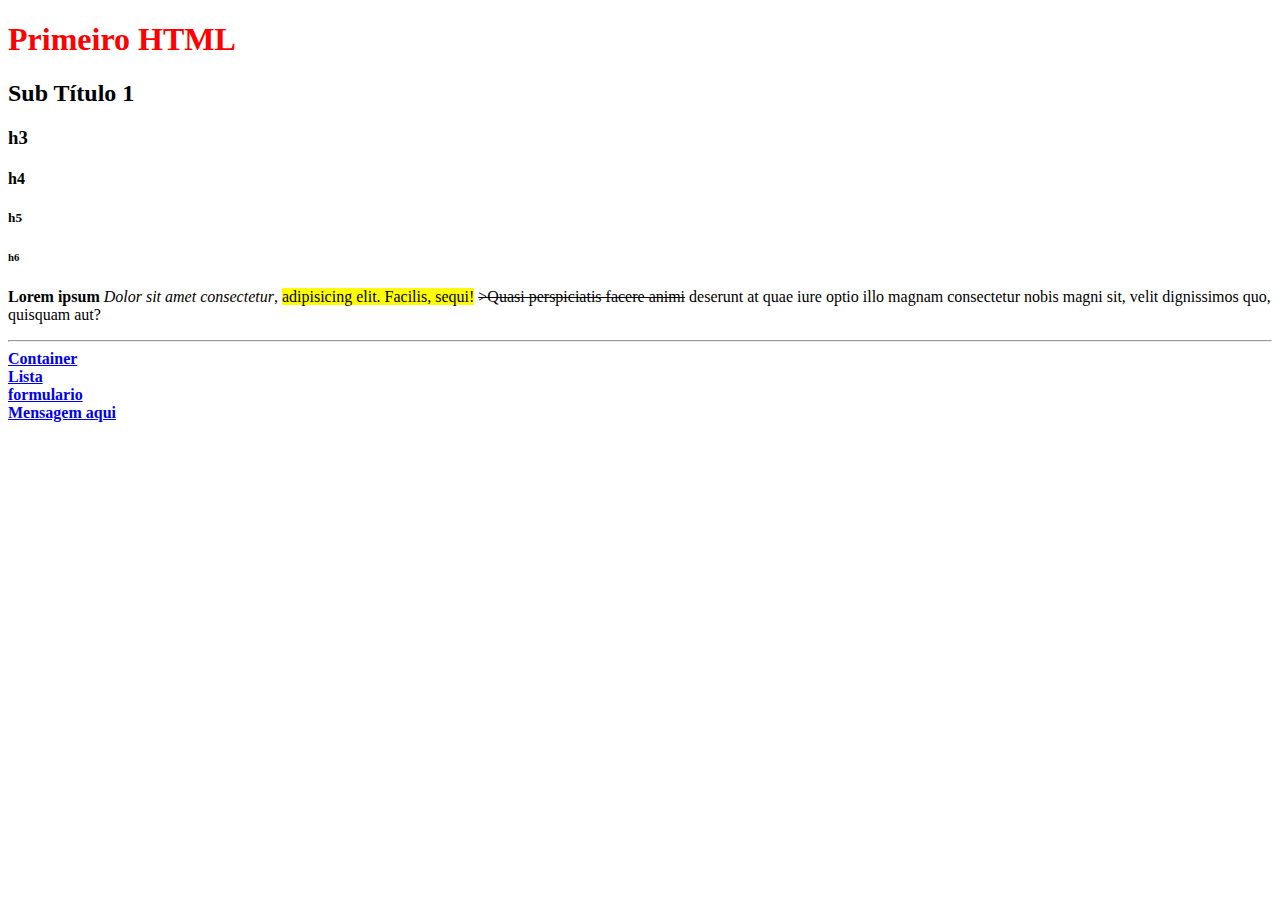
<file: index.html>
<!DOCTYPE html>

<html lang="pt-BR">
    <head>
        <meta charset="UTF-8">
        <title>Exemplo site</title>
        <link rel="stylesheet" 
        type="text/css" href="style.css"/>
    </head>
    <body>
        <h1>Primeiro HTML</h1>
        <h2>Sub Título 1</h2>
        <h3>h3</h3>
        <h4>h4</h4>
        <h5>h5</h5>
        <h6>h6</h6>

        <p>
            <b>Lorem ipsum</b> 
        <i> Dolor sit amet consectetur</i>, 
        <mark>  adipisicing elit. Facilis, sequi!</mark> 
        <del>>Quasi perspiciatis facere animi</del> 
        deserunt at quae iure optio illo magnam consectetur nobis magni sit, velit dignissimos quo, quisquam aut?
        </p>
        <hr>
        <a href="./container..html"> <b>Container</b></a><br>
        <a href="./lista.html"> <b>Lista</b></a><br>
        <a href="./formulario.html"> <b>formulario</b></a><br>


        <a href="mailto:arthurrocha3832@gmail.com"> <b>Mensagem aqui</b></a>
        
    </body>
    
</html>
</file>
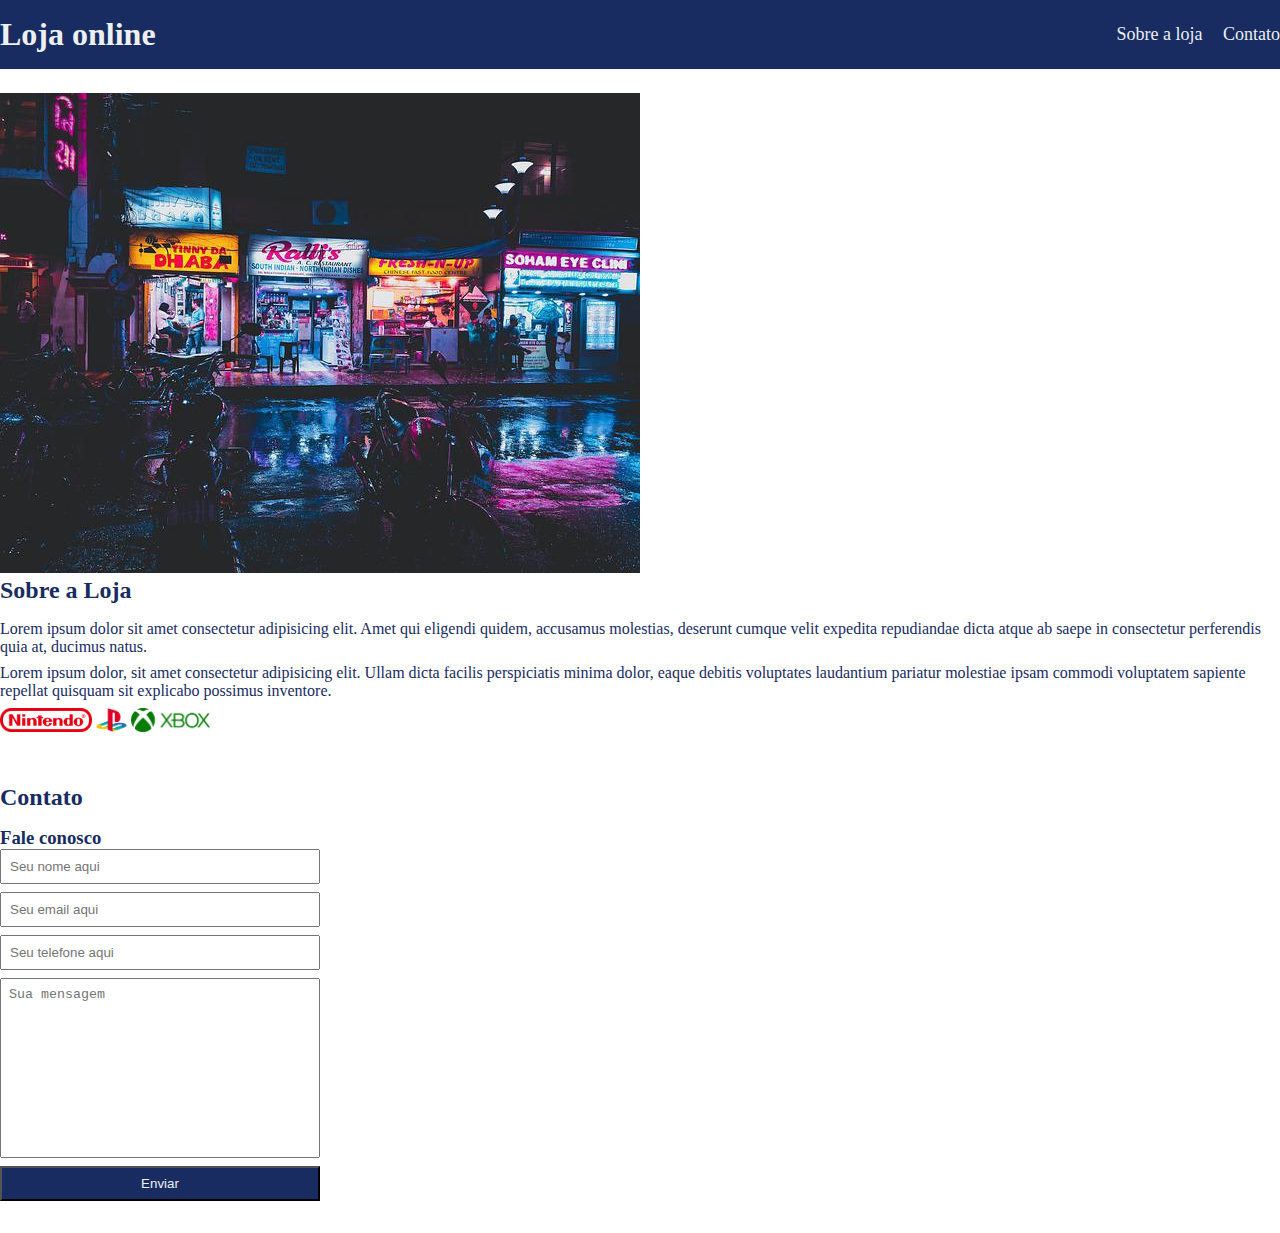
<file: LojaOnline/index.html>
<!DOCTYPE html>
<html lang="pt-BR">
<head>
    <meta charset="UTF-8">
    <meta name="viewport" content="width=device-width, initial-scale=1.0">
    <link rel="stylesheet" href="style.css">
    <title>Loja Online</title>
</head>
<body>
    <header>
        <div class="container">
            <h1>Loja online</h1>
            <nav>
                <ul>
                    <li>
                        <a href="#">Sobre a loja</a>
                    </li>
                    <li>
                        <a href="#">Contato</a>
                    </li>
                </ul>
            </nav>
        </div>
    </header>

    <section id="sobre">
        <div class="container">
            <img class="store-facade" src="img/loja.jpg" alt="fachada" srcset="">
            <div>
                <h2>Sobre a Loja</h2>
                <p>
                    Lorem ipsum dolor sit amet consectetur adipisicing elit.
                    Amet qui eligendi quidem, accusamus molestias, deserunt 
                    cumque velit expedita repudiandae dicta atque ab saepe in consectetur perferendis quia at, ducimus natus.
                </p>
                <p>
                    Lorem ipsum dolor, sit amet consectetur adipisicing elit. Ullam dicta facilis perspiciatis minima dolor,
                    eaque debitis voluptates laudantium pariatur molestiae ipsam commodi voluptatem sapiente repellat 
                    quisquam sit explicabo possimus inventore.
                </p>
                <ul class="brand-list">
                    <li><img src="img/nintendo.png" alt="Nintendo"></li>
                    <li><img src="img/playstation.png" alt="Playstation"></li>
                    <li><img src="img/xbox.png" alt="Xbox"></li>
                </ul>
            </div>
        </div>
    </section>
    <section id="contato">
        <div class="container">
            <h2>Contato</h2>
            <div class="forma-contato">
                <div>
                    <h3>Fale conosco</h3>
                    <form>
                        <input type="text" placeholder="Seu nome aqui" required/>
                        <input type="email" placeholder="Seu email aqui" required/>
                        <input type="tel" placeholder="Seu telefone aqui" required/>
                        <textarea placeholder="Sua mensagem"></textarea>
                        <button type="submit">Enviar</button>
                    </form>
                </div>
            </div>
        </div>
    </section>
</body>
</html>
</file>
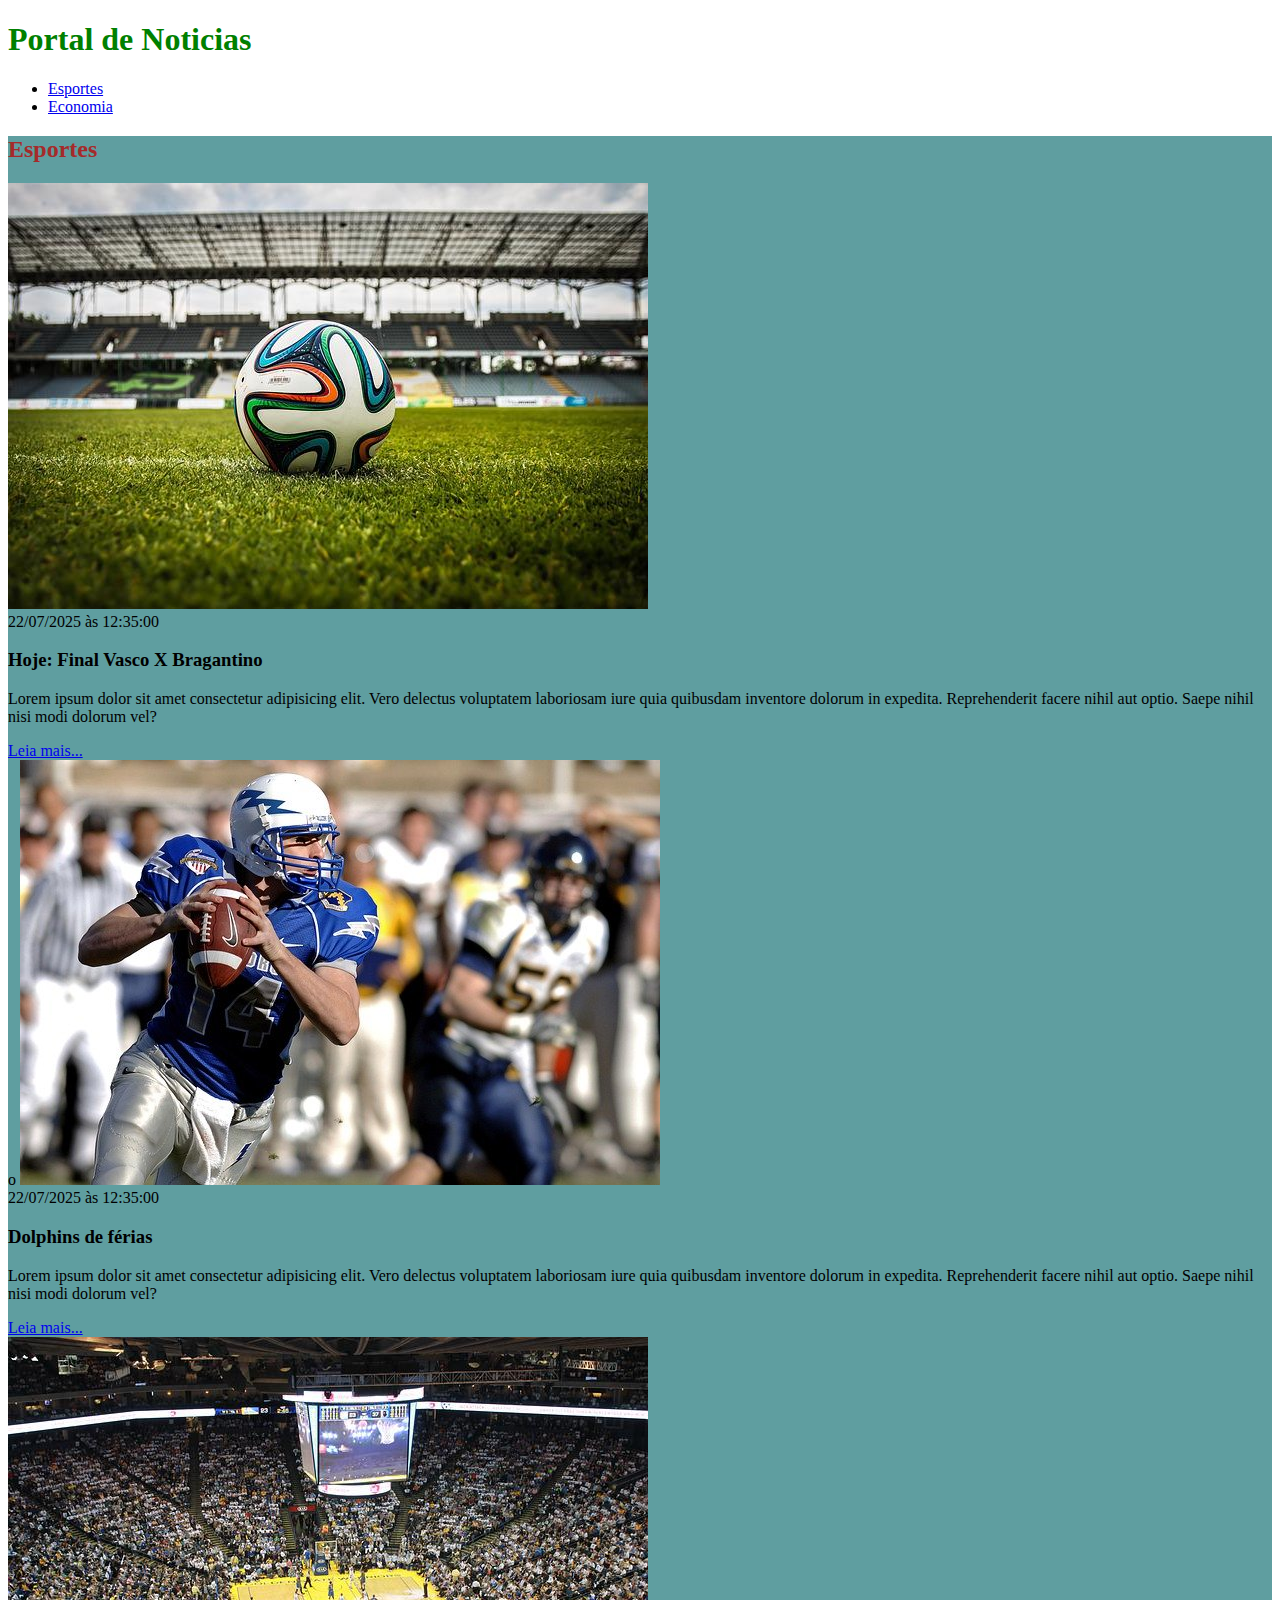
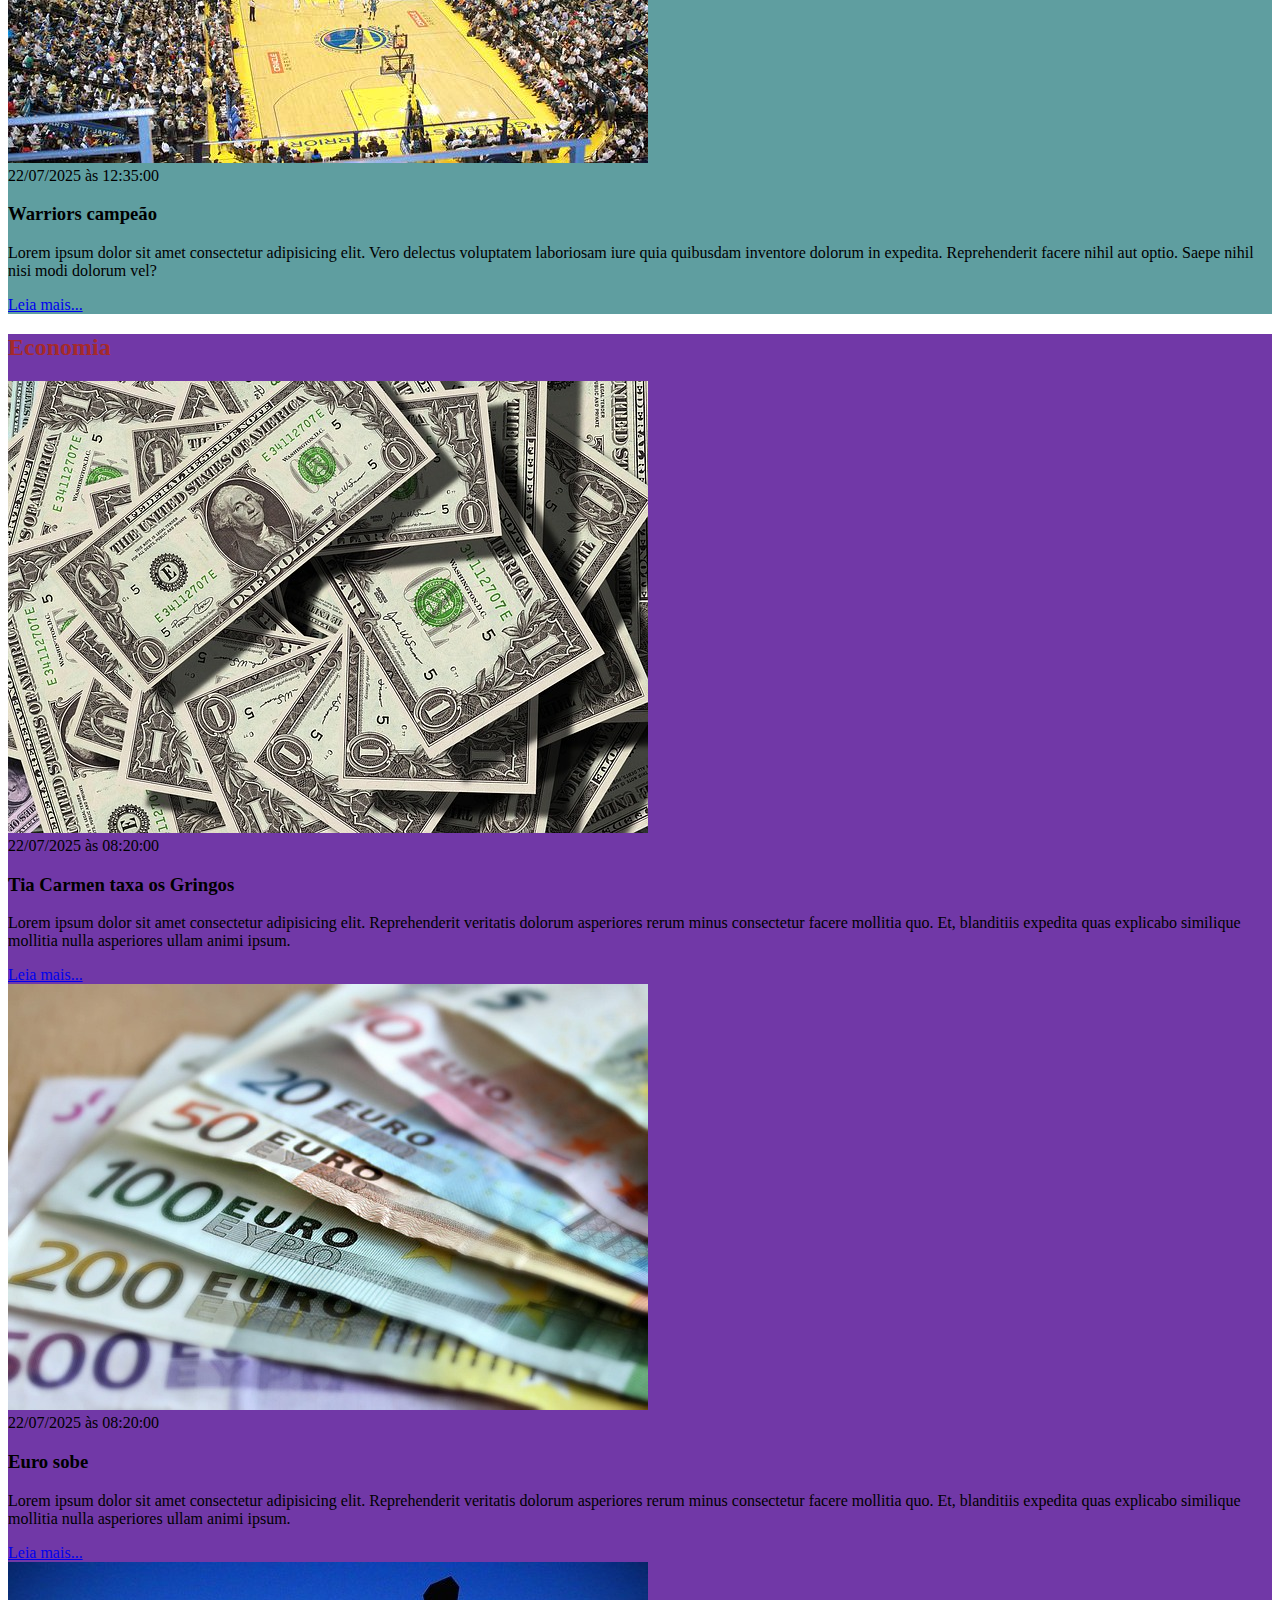
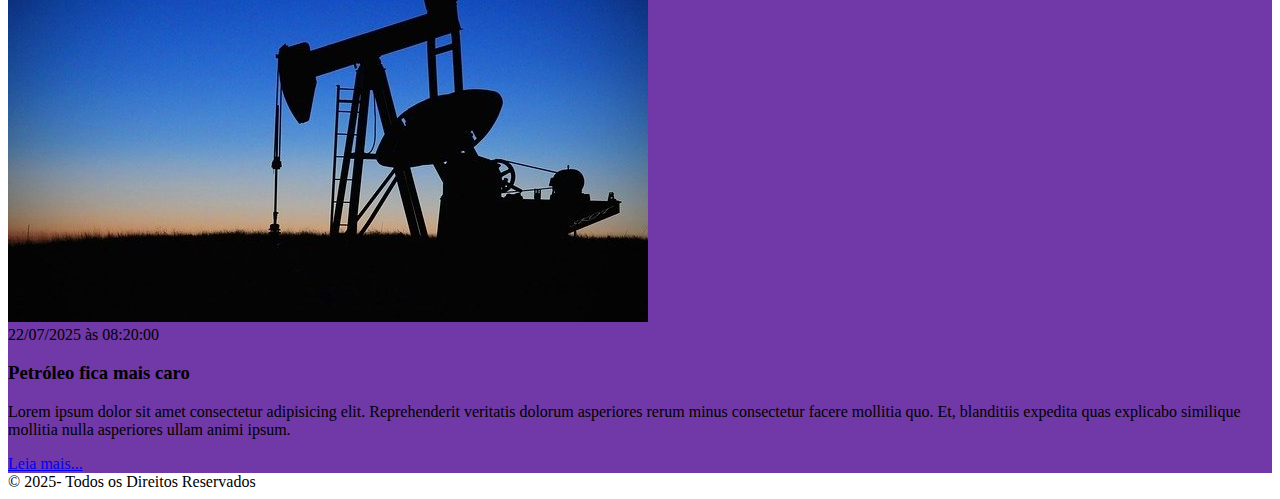
<file: PortalNoticia/index.html>
<!DOCTYPE html>
<html lang="pt-br">
<head>
    <meta charset="UTF-8">
    <meta name="viewport" content="width=device-width, initial-scale=1.0">
    <title>Meu Portal de Notícias</title>
    <link rel="stylesheet" type="text/css" href="./style.css">
    <link rel="shortcut icon" href="imagens/Sistema Tênis Integrado.jpg" type="image/x-icon">
</head>
<body>
    <header>
        <div class="container">
        <h1>Portal de Noticias</h1>
        <nav>
            <ul>
                <li>
                    <a href="#">Esportes</a>
                </li>
                <li>
                    <a href="#">Economia</a>
                </li>
            </ul>
        </nav>
    </div>
    </header>
    <main>
        <section id="sports">
                <div class="container">
                    <h2>Esportes</h2>
                    <article>
                        <img src="./imagens/futebol.jpg" alt="Bola de futebol">
                        <header>
                            <time class="creation-date">22/07/2025 às 12:35:00</time>
                        </header>
                        <h3>Hoje: Final Vasco X Bragantino</h3>
                        <p>Lorem ipsum dolor sit amet consectetur adipisicing elit. Vero delectus voluptatem laboriosam iure quia quibusdam inventore dolorum in expedita. Reprehenderit facere nihil aut optio. Saepe nihil nisi modi dolorum vel?</p>
                        <a href="#" title="Leia a notícia completa">Leia mais...</a>
                    </article>
                    <article>o
                        <img src="./imagens/futebol-americano.jpg" alt="Jogador segurando a bola de futebol americano">
                        <header>
                            <time class="creation-date">22/07/2025 às 12:35:00</time>
                        </header>
                        <h3>Dolphins de férias</h3>
                        <p>Lorem ipsum dolor sit amet consectetur adipisicing elit. Vero delectus voluptatem laboriosam iure quia quibusdam inventore dolorum in expedita. Reprehenderit facere nihil aut optio. Saepe nihil nisi modi dolorum vel?</p>
                        <a href="#" title="Leia a notícia completa">Leia mais...</a>
                    </article>
                    <article>
                        <img src="./imagens/basquete.jpg" alt="Quadra de basquete">
                        <header>
                            <time class="creation-date">22/07/2025 às 12:35:00</time>
                        </header>
                        <h3>Warriors campeão</h3>
                        <p>Lorem ipsum dolor sit amet consectetur adipisicing elit. Vero delectus voluptatem laboriosam iure quia quibusdam inventore dolorum in expedita. Reprehenderit facere nihil aut optio. Saepe nihil nisi modi dolorum vel?</p>
                        <a href="#" title="Leia a notícia completa">Leia mais...</a>
                    </article>
                </div>
                </section>
            <section id="economy">
                <div class="container">
                    <h2>Economia</h2>
                    <article>
                        <img src="./imagens/dolares.jpg" alt="Notas de dolar americano">
                        <header>
                            <time class="creation-date">22/07/2025 às 08:20:00</time>
                        </header>
                        <h3>Tia Carmen taxa os Gringos</h3>
                        <p>Lorem ipsum dolor sit amet consectetur adipisicing elit. Reprehenderit veritatis dolorum asperiores rerum minus consectetur facere mollitia quo. Et, blanditiis expedita quas explicabo similique mollitia nulla asperiores ullam animi ipsum.</p>
                        <a href="#" title="Leia a notícia completa">Leia mais...</a>
                    </article>
                    <article>
                        <img src="./imagens/euro.jpg" alt="Notas de euro">
                        <header>
                            <time class="creation-date">22/07/2025 às 08:20:00</time>
                        </header>
                        <h3>Euro sobe</h3>
                        <p>Lorem ipsum dolor sit amet consectetur adipisicing elit. Reprehenderit veritatis dolorum asperiores rerum minus consectetur facere mollitia quo. Et, blanditiis expedita quas explicabo similique mollitia nulla asperiores ullam animi ipsum.</p>
                        <a href="#" title="Leia a notícia completa">Leia mais...</a>
                    </article>
                    <article>
                        <img src="./imagens/petroleo.jpg" alt="Usina de petróleo">
                        <header>
                            <time class="creation-date">22/07/2025 às 08:20:00</time>
                        </header>
                        <h3>Petróleo fica mais caro</h3>
                        <p>Lorem ipsum dolor sit amet consectetur adipisicing elit. Reprehenderit veritatis dolorum asperiores rerum minus consectetur facere mollitia quo. Et, blanditiis expedita quas explicabo similique mollitia nulla asperiores ullam animi ipsum.</p>
                        <a href="#" title="Leia a notícia completa">Leia mais...</a>
                    </article>
                    
                </div>
                </section>
        </div>
    </main>
    <footer>
        &copy; 2025- Todos os Direitos Reservados
    </footer>  
</body>
</html>
</file>
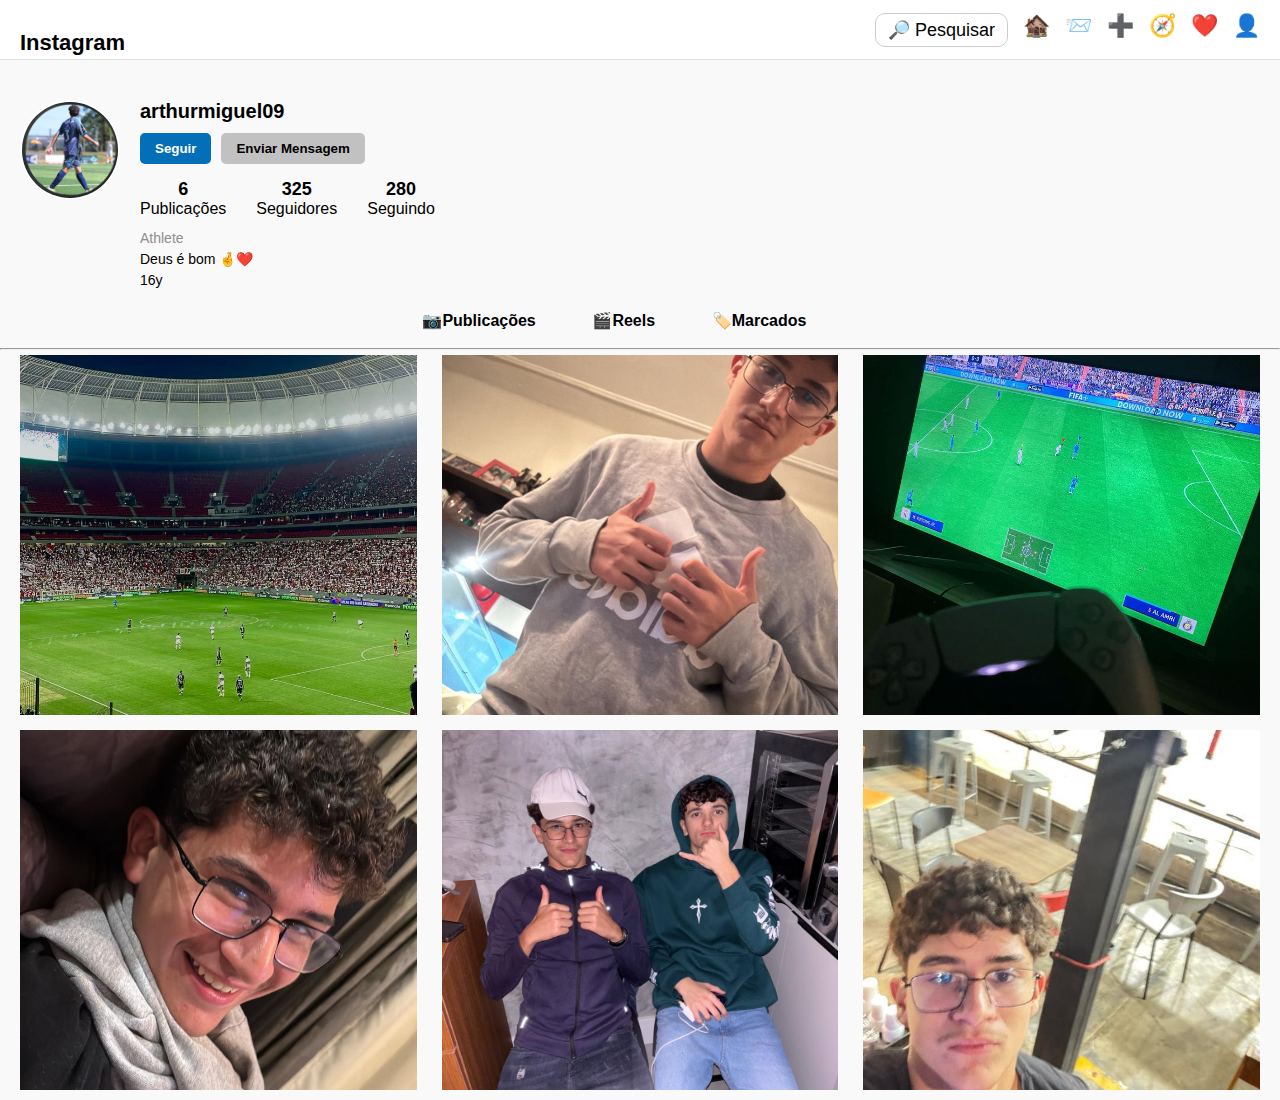
<file: RedeSocial/index.html>
<!DOCTYPE html>
<html lang="pt-br">
<head>
    <meta charset="UTF-8">
    <meta name="viewport" content="width=device-width, initial-scale=1.0">
    <link rel="shortcut icon" href="img/insta.png" type="image/x-icon">
    <link rel="stylesheet" href="style.css">
    <title>Instagram</title>
</head>
<body>
    <header>
        <h1>Instagram</h1>
        <ul class="header">
            <li class="search">🔎 Pesquisar</li>
            <li>🏚️</li>
            <li>📨</li>
            <li>➕</li>
            <li>🧭</li>
            <li>❤️</li>
            <li>👤</li>
        </ul>
    </header>
    <div class="perfil">
        <img src="img/Image.jpg" alt="ft perfil">
        
        <div class="info-perfil">
            <div class="nome-perfil">arthurmiguel09</div>
            <div class="botoes">
                <button class="seguir">Seguir</button>
                <button class="mensagem">Enviar Mensagem</button>
            </div>
            <div class="numeros">
                <ul><li>6</li><li>Publicações</li></ul>
                <ul><li>325</li><li>Seguidores</li></ul>
                <ul><li>280</li><li>Seguindo</li></ul>
            </div>
            <div class="biografia">
                <ul>Athlete</ul>
                <ul>Deus é bom 🤞❤️</ul> 
                <ul>16y</ul>
            </div>
        </div>
    </div>
    <div class="container"> 
        <ul>
            <li><a href="#">📷Publicações</a></li>       
            <li><a href="#">🎬Reels</a></li>  
            <li><a href="#">🏷️Marcados</a></li>
        </ul>
    </div>
    <br>
    <hr>
    <div class="feed">
        <ul>
            <img src="img/feed00 2.jpg" alt="feed00">
            <img src="img/feed01 3.jpg" alt="feed01">
            <img src="img/feed02 3.jpg" alt="feed02">
            <img src="img/feed03 3.jpg" alt="feed03">
            <img src="img/feed04 3.jpg" alt="feed04">
            <img src="img/feed05 3.jpg" alt="feed05">
        </ul>
    </div>
</body>
</html>
</file>
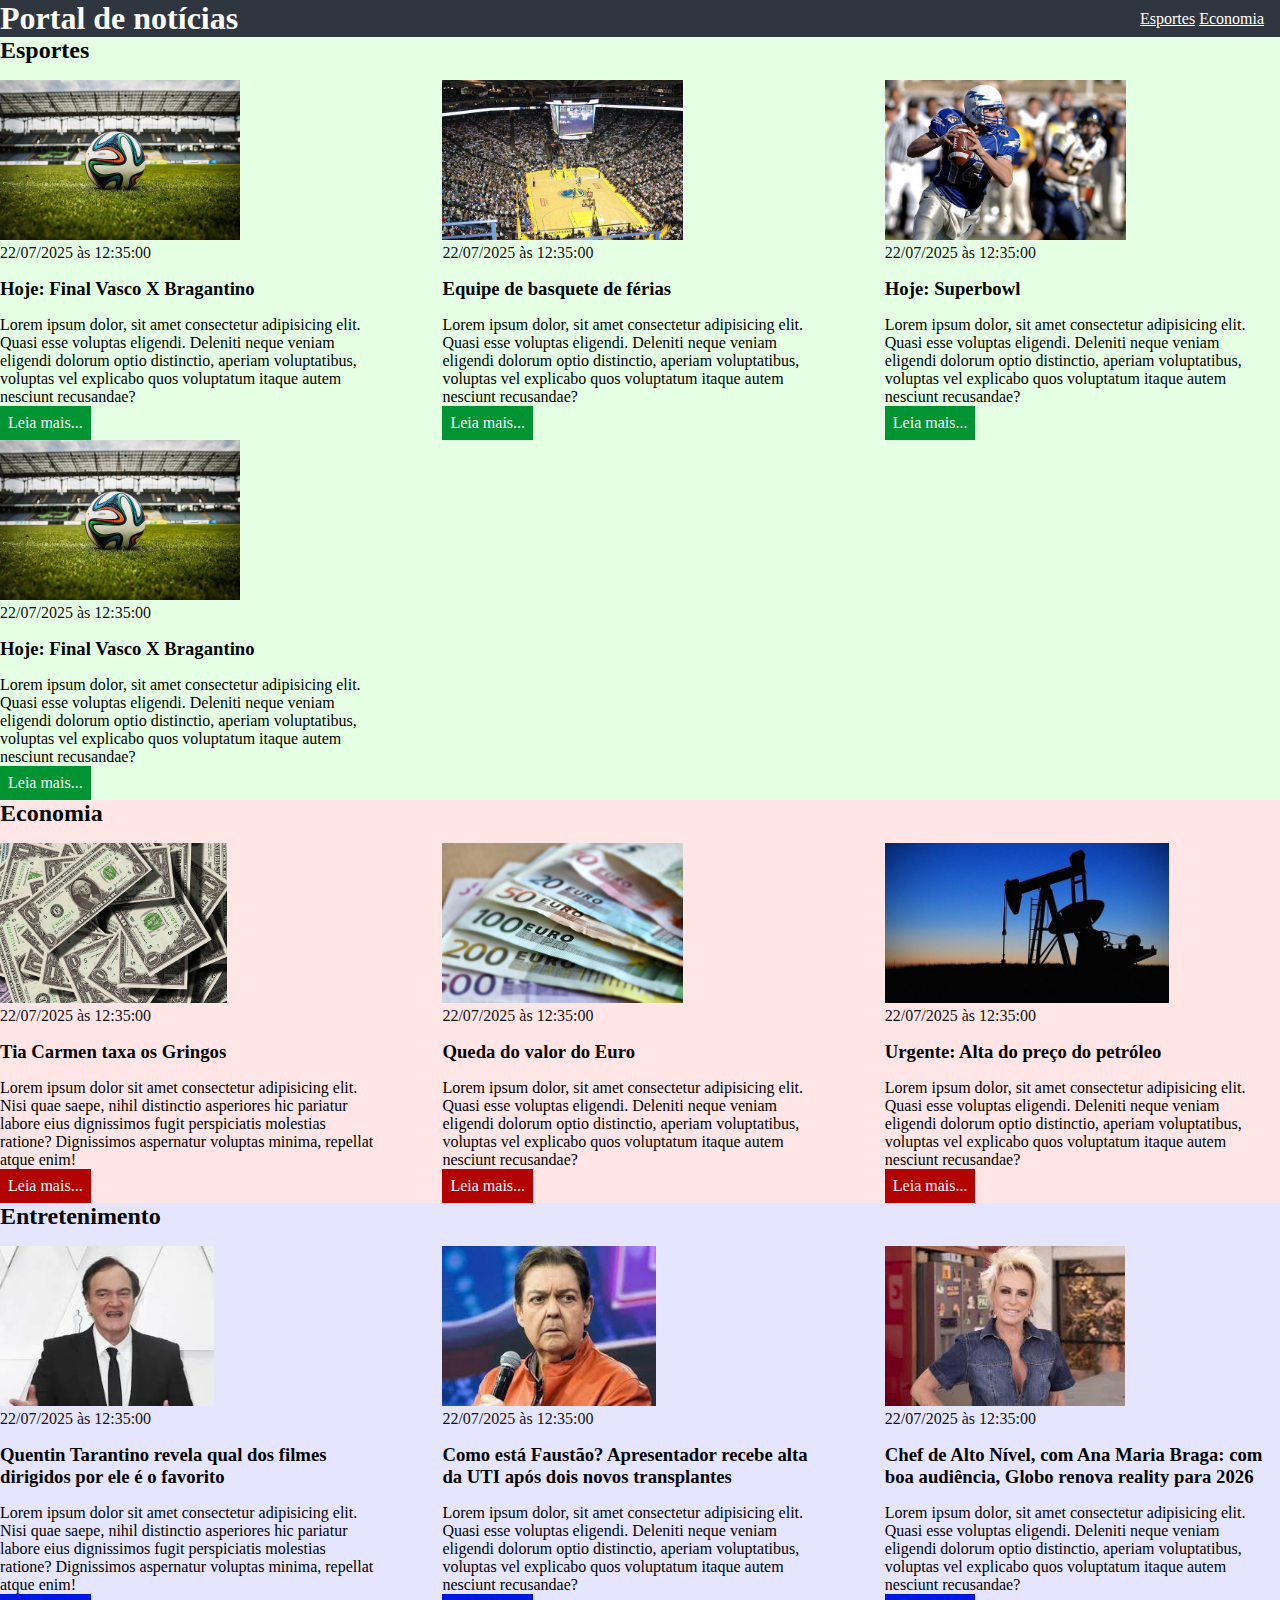
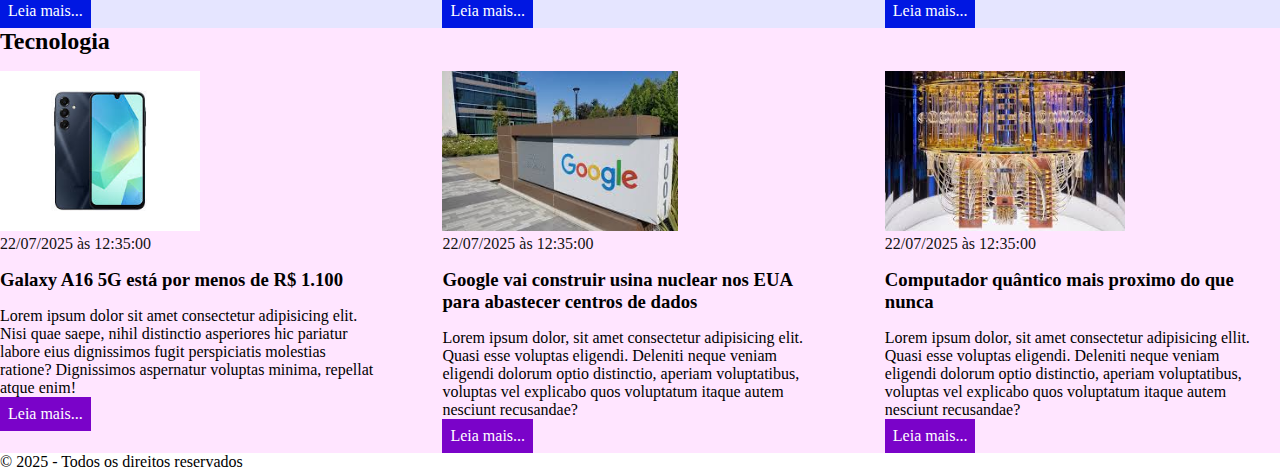
<file: 102_frontend/PortalNoticia/index.html>
<!DOCTYPE html>
<html lang="pt-br">
<head>
    <meta charset="UTF-8">
    <meta name="viewport" content="width=device-width, initial-scale=1.0">
    <title>Meu Portal de notícias</title>
    <link rel="stylesheet" type="text/css" href="./style.css">
</head>
    <header>
        <div class="container">
            <h1>Portal de notícias</h1>
            <nav>
                <ul>
                    <li>
                        <a href="#">Esportes</a>
                    </li>
                    <li>
                        <a href="#">Economia</a>
            </nav>
        </div>
    </header>
    <main>
        <section id="sports">
            <div class="container">
                <h2>Esportes</h2>
                <div class="articles">
                    <article>
                        <img src="./imagens/futebol.jpg" alt="Jogo CBF">
                        <header>
                            <time class="creation-date">22/07/2025 às 12:35:00</time>
                        </header>
                        <h3>Hoje: Final Vasco X Bragantino</h3>
                        <p>
                            Lorem ipsum dolor, sit amet consectetur adipisicing elit. Quasi esse voluptas eligendi. Deleniti neque veniam eligendi dolorum optio distinctio, aperiam voluptatibus, voluptas vel explicabo quos voluptatum itaque autem nesciunt recusandae?
                        </p>
                        <a href="#">Leia mais...</a>
                    </article>
                    <article>
                        <img src="./imagens/basquete.jpg" alt="Jogo NBA">
                        <header>
                            <time class="creation-date">22/07/2025 às 12:35:00</time>
                        </header>
                        <h3>Equipe de basquete de férias</h3>
                        <p>
                            Lorem ipsum dolor, sit amet consectetur adipisicing elit. Quasi esse voluptas eligendi. Deleniti neque veniam eligendi dolorum optio distinctio, aperiam voluptatibus, voluptas vel explicabo quos voluptatum itaque autem nesciunt recusandae?
                        </p>
                        <a href="#">Leia mais...</a>
                    </article>
                    <article>
                        <img src="./imagens/futebol-americano.jpg" alt="Jogo NFL">
                        <header>
                            <time class="creation-date">22/07/2025 às 12:35:00</time>
                        </header>
                        <h3>Hoje: Superbowl</h3>
                        <p>
                            Lorem ipsum dolor, sit amet consectetur adipisicing elit. Quasi esse voluptas eligendi. Deleniti neque veniam eligendi dolorum optio distinctio, aperiam voluptatibus, voluptas vel explicabo quos voluptatum itaque autem nesciunt recusandae?
                        </p>
                        <a href="#">Leia mais...</a>
                    </article>
                    <article>
                        <img src="./imagens/futebol.jpg" alt="Jogo CBF">
                        <header>
                            <time class="creation-date">22/07/2025 às 12:35:00</time>
                        </header>
                        <h3>Hoje: Final Vasco X Bragantino</h3>
                        <p>
                            Lorem ipsum dolor, sit amet consectetur adipisicing elit. Quasi esse voluptas eligendi. Deleniti neque veniam eligendi dolorum optio distinctio, aperiam voluptatibus, voluptas vel explicabo quos voluptatum itaque autem nesciunt recusandae?
                        </p>
                        <a href="#">Leia mais...</a>
                    </article>
                </div>
            </div>
        </section>
        <section id="economy">
        <div class="container">
                <h2>Economia</h2>
                <div class="articles">
                    <article>
                        <img src="./imagens/dolares.jpg" alt="Notas de Dolar Americano">
                        <header>
                            <time class="creation-date">22/07/2025 às 12:35:00</time>
                        </header>
                        <h3>Tia Carmen taxa os Gringos</h3>
                        <p>
                            Lorem ipsum dolor sit amet consectetur adipisicing elit. Nisi quae saepe, nihil distinctio asperiores hic pariatur labore eius dignissimos fugit perspiciatis molestias ratione? Dignissimos aspernatur voluptas minima, repellat atque enim!
                        </p>
                        <a href="#" title="Leia a notícia completa">Leia mais...</a>
                    </article>
                    <article>
                        <img src="./imagens/euro.jpg" alt="Cédulas de Euro">
                        <header>
                            <time class="creation-date">22/07/2025 às 12:35:00</time>
                        </header>
                        <h3>Queda do valor do Euro</h3>
                        <p>
                            Lorem ipsum dolor, sit amet consectetur adipisicing elit. Quasi esse voluptas eligendi. Deleniti neque veniam eligendi dolorum optio distinctio, aperiam voluptatibus, voluptas vel explicabo quos voluptatum itaque autem nesciunt recusandae?
                        </p>
                        <a href="#">Leia mais...</a>
                    </article>
                    <article>
                        <img src="./imagens/petroleo.jpg" alt="Jogo NFL">
                        <header>
                            <time class="creation-date">22/07/2025 às 12:35:00</time>
                        </header>
                        <h3>Urgente: Alta do preço do petróleo</h3>
                        <p>
                            Lorem ipsum dolor, sit amet consectetur adipisicing elit. Quasi esse voluptas eligendi. Deleniti neque veniam eligendi dolorum optio distinctio, aperiam voluptatibus, voluptas vel explicabo quos voluptatum itaque autem nesciunt recusandae?
                        </p>
                        <a href="#">Leia mais...</a>
                    </article>
                </div>
            </div>
            </section>
        </div>
        <section id="entertainment">
    <div class="container">
            <h2>Entretenimento</h2>
            <div class="articles">
                <article>
                    <img src="./imagens/qtarantino.jpg" alt="Tarantino">
                    <header>
                        <time class="creation-date">22/07/2025 às 12:35:00</time>
                    </header>
                    <h3>Quentin Tarantino revela qual dos filmes dirigidos por ele é o favorito</h3>
                    <p>
                        Lorem ipsum dolor sit amet consectetur adipisicing elit. Nisi quae saepe, nihil distinctio asperiores hic pariatur labore eius dignissimos fugit perspiciatis molestias ratione? Dignissimos aspernatur voluptas minima, repellat atque enim!
                    </p>
                    <a href="#" title="Leia a notícia completa">Leia mais...</a>
                </article>
                <article>
                    <img src="./imagens/faustao.jpg" alt="Faustão com microfone">
                    <header>
                        <time class="creation-date">22/07/2025 às 12:35:00</time>
                    </header>
                    <h3>Como está Faustão? Apresentador recebe alta da UTI após dois novos transplantes</h3>
                    <p>
                        Lorem ipsum dolor, sit amet consectetur adipisicing elit. Quasi esse voluptas eligendi. Deleniti neque veniam eligendi dolorum optio distinctio, aperiam voluptatibus, voluptas vel explicabo quos voluptatum itaque autem nesciunt recusandae?
                    </p>
                    <a href="#">Leia mais...</a>
                </article>
                <article>
                    <img src="./imagens/anamariabraga.jpg" alt="Ana Maria Braga">
                    <header>
                        <time class="creation-date">22/07/2025 às 12:35:00</time>
                    </header>
                    <h3>Chef de Alto Nível, com Ana Maria Braga: com boa audiência, Globo renova reality para 2026</h3>
                    <p>
                        Lorem ipsum dolor, sit amet consectetur adipisicing elit. Quasi esse voluptas eligendi. Deleniti neque veniam eligendi dolorum optio distinctio, aperiam voluptatibus, voluptas vel explicabo quos voluptatum itaque autem nesciunt recusandae?
                    </p>
                    <a href="#">Leia mais...</a>
                </article>
            </div>
        </div>
        </section>
    </div>
    </section>
    <section id="technology">
    <div class="container">
        <h2>Tecnologia</h2>
        <div class="articles">
            <article>
                <img src="./imagens/galaxya16.jpg" alt="Celular Galaxy A16">
                <header>
                    <time class="creation-date">22/07/2025 às 12:35:00</time>
                </header>
                <h3>Galaxy A16 5G está por menos de R$ 1.100</h3>
                <p>
                    Lorem ipsum dolor sit amet consectetur adipisicing elit. Nisi quae saepe, nihil distinctio asperiores hic pariatur labore eius dignissimos fugit perspiciatis molestias ratione? Dignissimos aspernatur voluptas minima, repellat atque enim!
                </p>
                <a href="#" title="Leia a notícia completa">Leia mais...</a>
            </article>
            <article>
                <img src="./imagens/google.jpg" alt="Placa do Google">
                <header>
                    <time class="creation-date">22/07/2025 às 12:35:00</time>
                </header>
                <h3>Google vai construir usina nuclear nos EUA para abastecer centros de dados</h3>
                <p>
                    Lorem ipsum dolor, sit amet consectetur adipisicing elit. Quasi esse voluptas eligendi. Deleniti neque veniam eligendi dolorum optio distinctio, aperiam voluptatibus, voluptas vel explicabo quos voluptatum itaque autem nesciunt recusandae?
                </p>
                <a href="#">Leia mais...</a>
            </article>
            <article>
                <img src="./imagens/cq.jpg" alt="Computador quântico">
                <header>
                    <time class="creation-date">22/07/2025 às 12:35:00</time>
                </header>
                <h3>Computador quântico mais proximo do que nunca</h3>
                <p>
                    Lorem ipsum dolor, sit amet consectetur adipisicing ellit. Quasi esse voluptas eligendi. Deleniti neque veniam eligendi dolorum optio distinctio, aperiam voluptatibus, voluptas vel explicabo quos voluptatum itaque autem nesciunt recusandae?
                </p>
                <a href="#">Leia mais...</a>
            </article>
        </div>
    </div>
    </section>
    </div>
    </main>
    <footer>
        &copy; 2025 - Todos os direitos reservados
    </footer>
</body>
</html>
</file>
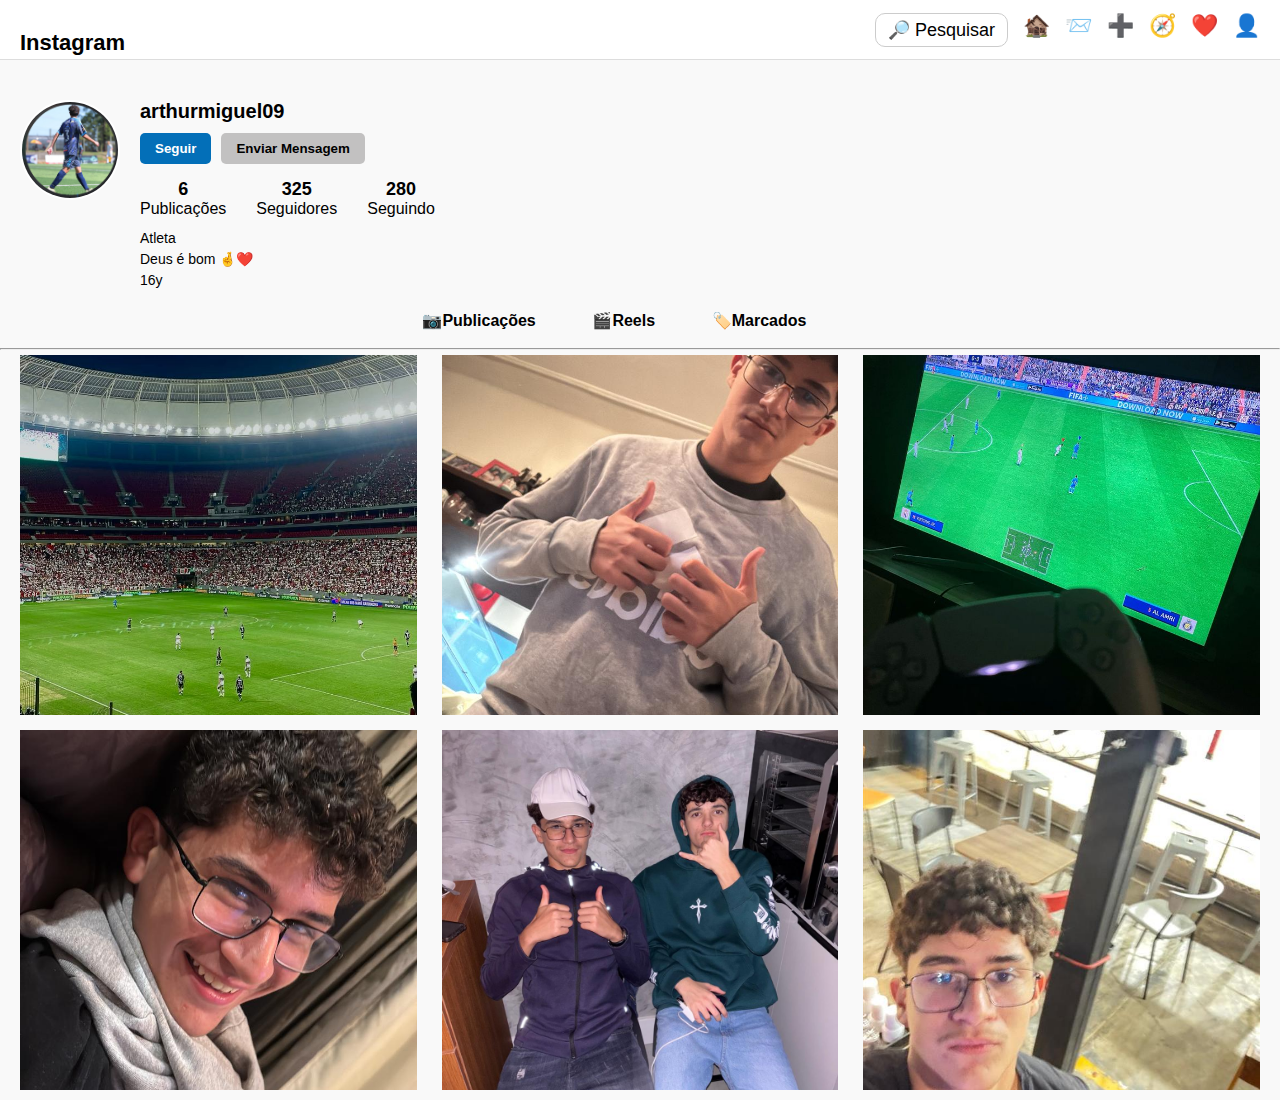
<file: 102_frontend/RedeSocial/index.html>
<!DOCTYPE html>
<html lang="pt-br">
<head>
    <meta charset="UTF-8">
    <meta name="viewport" content="width=device-width, initial-scale=1.0">
    <link rel="shortcut icon" href="img/insta.png" type="image/x-icon">
    <link rel="stylesheet" href="style.css">
    <title>Instagram</title>
</head>
<body>
    <header>
        <h1>Instagram</h1>
        <ul class="header">
            <li class="search">🔎 Pesquisar</li>
            <li>🏚️</li>
            <li>📨</li>
            <li>➕</li>
            <li>🧭</li>
            <li>❤️</li>
            <li>👤</li>
        </ul>
    </header>
    <div class="perfil">
        <img src="img/Image.jpg" alt="ft perfil">
        
        <div class="info-perfil">
            <div class="nome-perfil">arthurmiguel09</div>
            <div class="botoes">
                <button class="seguir">Seguir</button>
                <button class="mensagem">Enviar Mensagem</button>
            </div>
            <div class="numeros">
                <ul><li>6</li><li>Publicações</li></ul>
                <ul><li>325</li><li>Seguidores</li></ul>
                <ul><li>280</li><li>Seguindo</li></ul>
            </div>
            <div class="biografia">
                Atleta<br>
                Deus é bom 🤞❤️ <br>
                16y
            </div>
        </div>
    </div>
    <div class="container"> 
        <ul>
            <li><a href="#">📷Publicações</a></li>       
            <li><a href="#">🎬Reels</a></li>  
            <li><a href="#">🏷️Marcados</a></li>
        </ul>
    </div>
    <br>
    <hr>
    <div class="feed">
        <ul>
            <img src="img/feed00 2.jpg" alt="feed00">
            <img src="img/feed01 3.jpg" alt="feed03">
            <img src="img/feed02 3.jpg" alt="feed02">
            <img src="img/feed03 3.jpg" alt="feed04">
            <img src="img/feed04 3.jpg" alt="feed05">
            <img src="img/feed05 3.jpg" alt="feed06">
        </ul>
    </div>
</body>
</html>
</file>
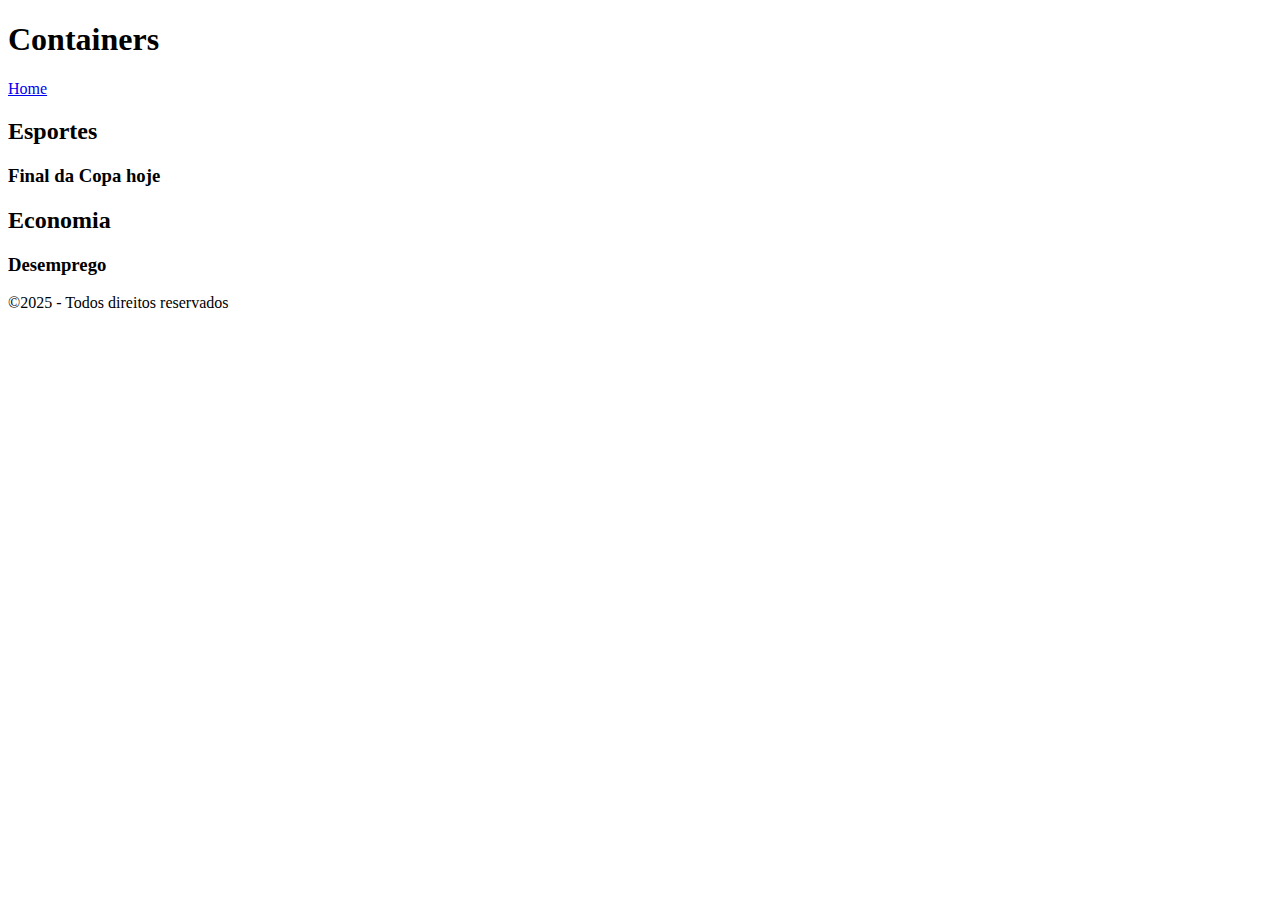
<file: container..html>
<!DOCTYPE html>
<html lang="pt-BR">
<head>
    <meta charset="UTF-8">
    <meta name="viewport" content="width=device-width, initial-scale=1.0">
    <title>Container</title>
</head>
<body>
    <header>
        <h1>Containers</h1>
        <nav>
            <a href="./index.html">Home</a>
        </nav>
    </header>
    <main>
    <section>
        <h2>Esportes</h2>
        <article>
            <h3>Final da Copa hoje</h3>
        </article>
    </section>
    <section>
        <h2>Economia</h2>
        <article>
            <h3>Desemprego</h3>
        </article>
    </section>
    </main>
    <footer>
        &copy;2025 - Todos direitos reservados
    </footer>
</body>
</html>
</file>
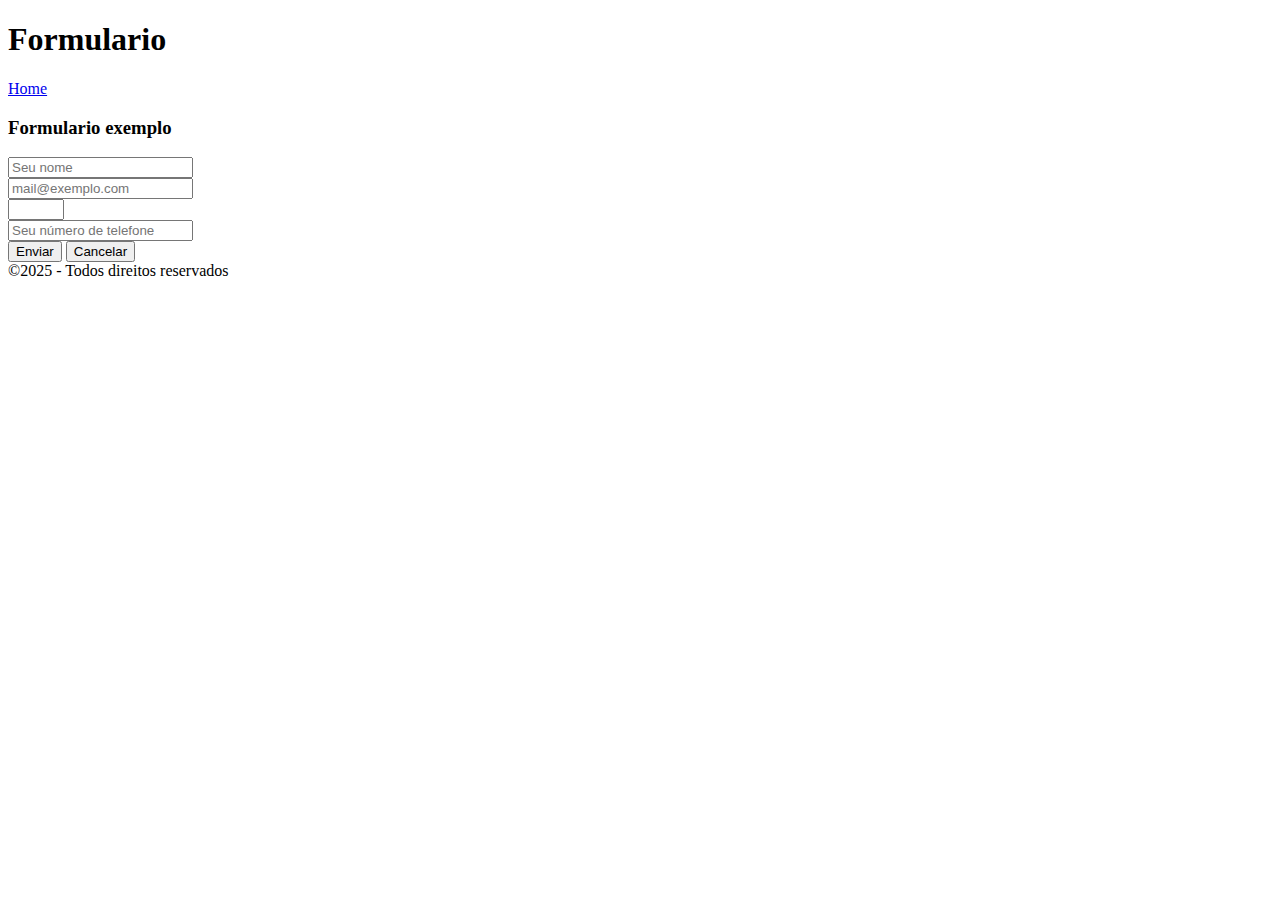
<file: formulario.html>
<!DOCTYPE html>
<html lang="pt-BR">
<head>
    <meta charset="UTF-8">
    <meta name="viewport" content="width=device-width, initial-scale=1.0">
    <title>Formulário</title>
</head>
<body>
    <header>
        <h1>Formulario</h1>
        <nav>
            <a href="./index.html">Home</a>
        </nav>
    </header>
    <main>
        <h3>Formulario exemplo</h3>
        <form>
        <input type="text" placeholder="Seu nome"/><br/>
        <input type="email" id="mail" placeholder="mail@exemplo.com"><br/>
        <input type="number" max="10" min="2" step="2"><br/>
        <input type="tel" placeholder="Seu número de telefone"><br/>

        <button type="submit">Enviar</button>
        <button type="reset">Cancelar</button>
        </form>
    </main>
    <footer>
        &copy;2025 - Todos direitos reservados
    </footer>
</body>
</html>
</file>
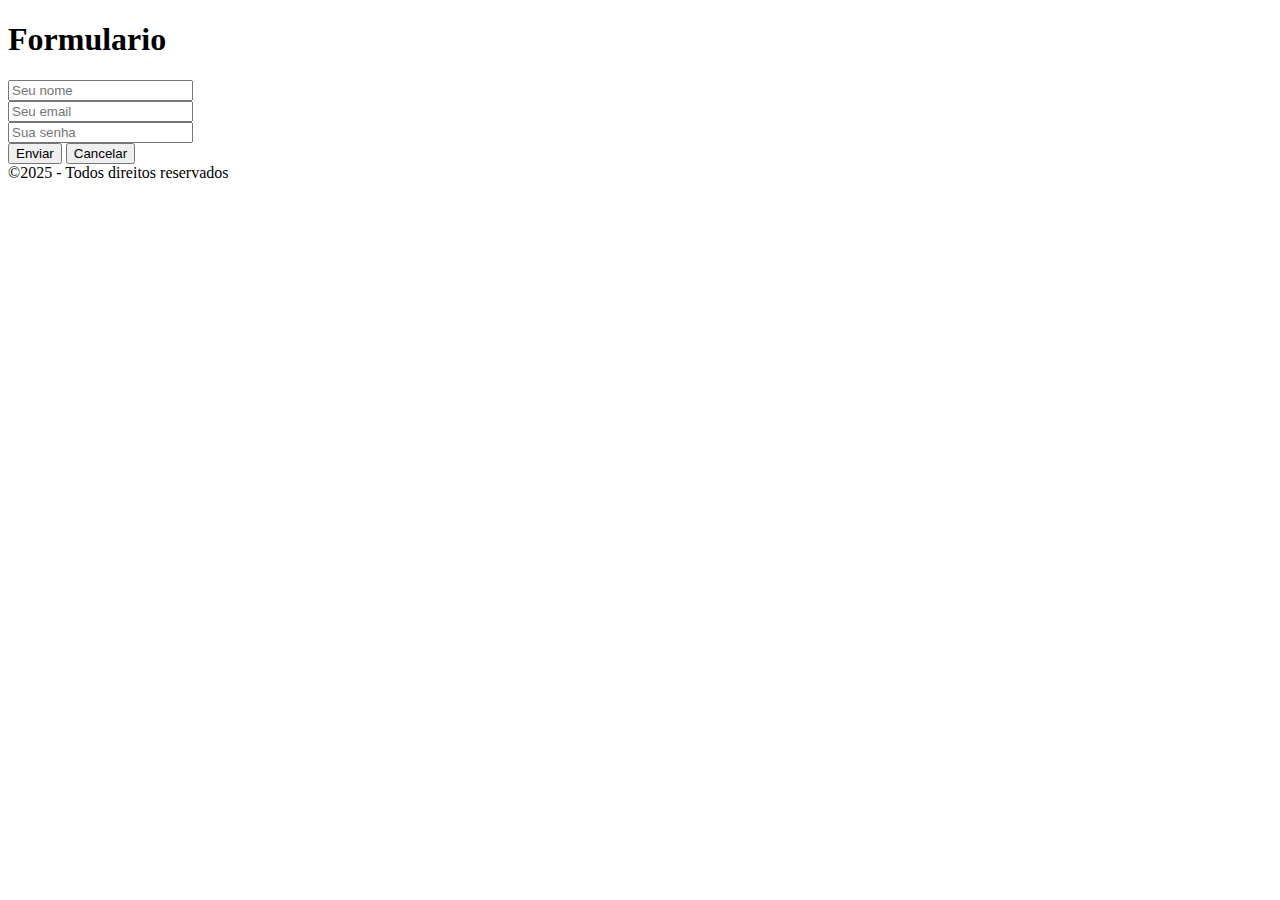
<file: formulario1.html>
<!DOCTYPE html>
<html lang="pt-BR">
<head>
    <meta charset="UTF-8">
    <meta name="viewport" content="width=device-width, initial-scale=1.0">
    <title>Formulário</title>
</head>
<body>
    <main>
        <h1>Formulario</h1>
        <form>
        <input type="text" placeholder="Seu nome"/><br/>
        <input type="email" id="mail" placeholder="Seu email"><br/>
        <input type="text" placeholder="Sua senha"/><br/>
        
        <button type="submit">Enviar</button>
        <button type="reset">Cancelar</button>
        </form>
    </main>
    <footer>
        &copy;2025 - Todos direitos reservados
    </footer>
</body>
</html>
</file>
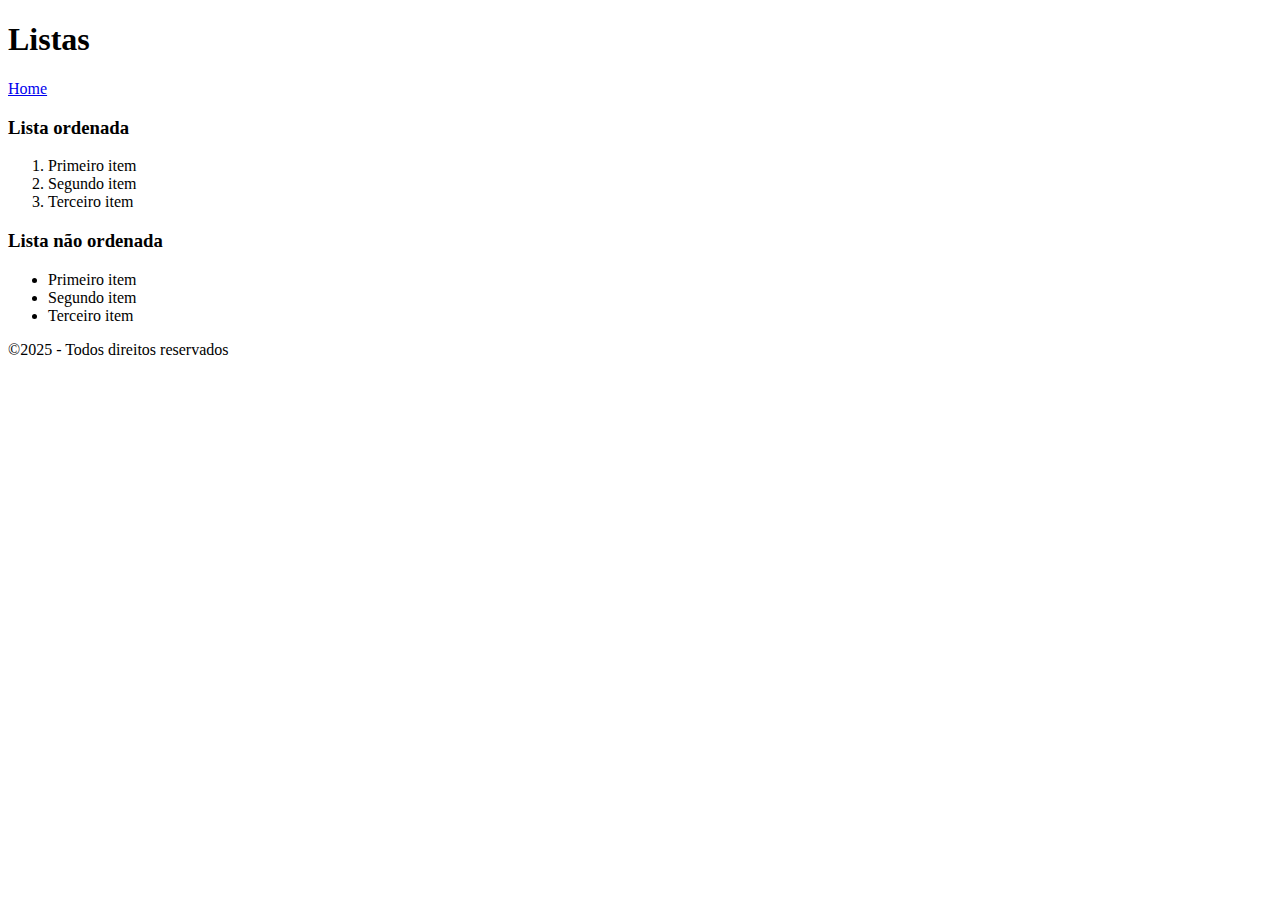
<file: lista.html>
<!DOCTYPE html>
<html lang="pt-BR">
<head>
    <meta charset="UTF-8">
    <meta name="viewport" content="width=device-width, initial-scale=1.0">
    <title>Listas</title>
</head>
<body>
    <header>
        <h1>Listas</h1>
        <nav>
            <a href="./index.html">Home</a>
        </nav>
    </header>
    <main>
        <section>
            <h3>Lista ordenada</h3>
            <ol>
                <li>Primeiro item</li>
                <li>Segundo item</li>
                <li>Terceiro item</li>
            </ol>
            <section>
            
        <section>
            <h3>Lista não ordenada</h3>
            <ul>
                <li>Primeiro item</li>
                <li>Segundo item</li>
                <li>Terceiro item</li>
            </ul>
        </section>
    </main>
    <footer>
        &copy;2025 - Todos direitos reservados
    </footer>
    
</body>
</html>
</file>
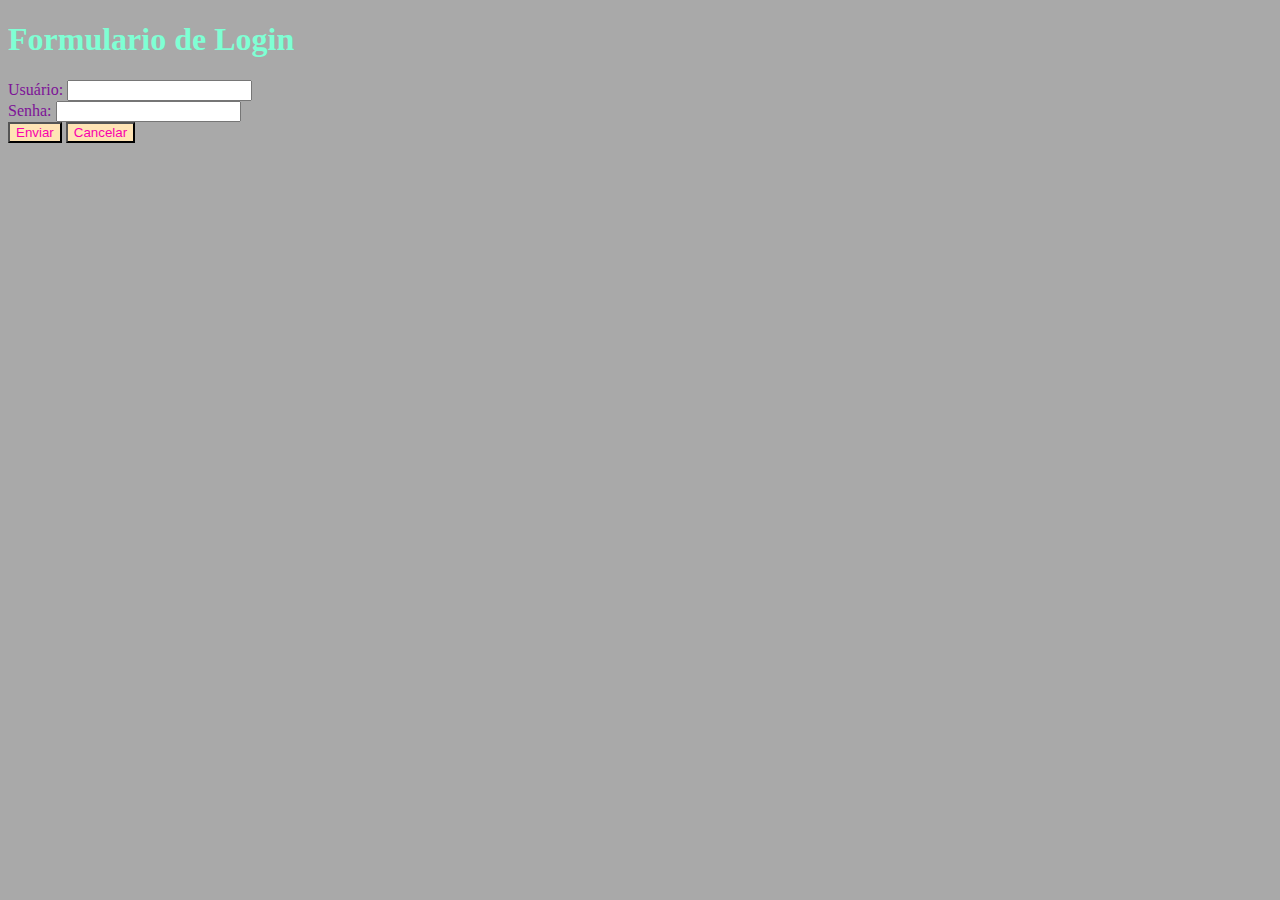
<file: Formulario/form.html>
<!DOCTYPE html>
<html lang="pt-br">
<head>
    <style>
        /* label{
            color: rgb(125, 19, 151);
        }

        body{
            background-color: darkgray;
        }
        .botao{
            background-color: moccasin;
        }
        button{
            color: rgb(248, 0, 174);
        }
        h1{
            color: aquamarine;
        }  */
    </style>
    <meta charset="UTF-8">
    <meta name="viewport" content="width=device-width, initial-scale=1.0">
    <title>Login</title>
    <link rel="stylesheet" href="style.css">
</head>
<body>
    <h1>Formulario de Login</h1>
    <form>
        <label for="user">Usuário: </label>
        <input id="user" type="email"> <br>
        <label for="senha">Senha: </label>
        <input type="password" id="senha"><br>
        <button class="botao" type="submit">Enviar</button>
        <button class="botao" type="reset">Cancelar</button>
    </form>
</body>
</html>
</file>
<file: style.css>
h1{
    color:rgb(255, 0, 0)
}
</file>
<file: LojaOnline/style.css>
*{
    box-sizing: border-box;
    margin: 0;
    padding: 0;
}

header{
    padding: 16px 0;
    background-color: #182C61;
    color: #ECF0F1;
}

header nav li{
    display: inline;
    margin-left: 16px;
    font-size: 18px;
}

header nav li a{
    color: #ECF0F1;
    text-decoration: none   ;
}

.container{
    max-width: 1280px;
    width: 100%;
    margin: 0 auto;
}

header .container{
    display: flex;
    align-items: center;
    justify-content: space-between;
}

.brand-list img{
    height: 24px;
}

.brand-list li{
    display: inline;
}

section .container{
    align-items: flex-start;
}

section{
    padding: 24px 0;
    color: #182C61;
}

section h2{
    margin-bottom: 16px;
}

section p{
    margin-bottom: 8px;
}

.store-facade{
    margin-right: 32px;
}

#contato .container{
    display: block;
}

.forma-contato{
    display: flex;
    justify-content: space-between ;
}

form input,
form textarea,
form button{
    display: block;
    width: 320px;
    margin-bottom: 8px;
    padding: 8px;
}

form textarea{
    resize: none;
    height: 180px;
}

form button{
    background-color: #182C61;
    color: #ECF0F1;
}
</file>
<file: PortalNoticia/style.css>
h1{
    color: green;
}

h2{
    color: brown;
}
#economy{
    background-color: rgb(113, 56, 167);

}
#sports{
    background-color: cadetblue;
}
</file>
<file: RedeSocial/style.css>
* {
    margin: 0;
    padding: 0;
    box-sizing: border-box; 
    
}

body {
    font-family: Arial; /* Fonte usada */
    background-color: #f9f9f9;
}

header {
    display: flex;
    align-items: center;
    justify-content: space-between;
    padding: 10px 20px;
    background-color: #fff;
    border-bottom: 1px solid #ddd; /* adiciona uma linha da cor selecionada em baixo*/
    height: 60px;
    position: relative;
}

header h1 {
    font-size: 22px;
    font-weight: bold; /* bota a fonte em negrito */
    position: absolute; 
    left: 20px;
    top: 50%; /* Centraliza verticalmente */
}

ul.header {
    display: flex;
    list-style: none;
    gap: 15px; /* espaço entre itens*/
    position: absolute; /* nao altera aa sua posição absoluta*/
    right: 20px;
    top: 50%;
    transform: translateY(-50%); /* Corrige a centralização */
}

ul.header li {
    font-size: 22px; 
}

ul.header .search {
    padding: 5px 12px;
    border: 1px solid #ccc;
    border-radius: 10px;
    cursor: text;
    font-size: 18px;
}

.perfil {
    display: flex;
    gap: 20px;
    padding: 20px;
    position: relative;
    top: 20px;
}

.perfil img {
    width: 100px;
    height: 100px;
    border-radius: 50%; /* deixa a foto redonda*/
    object-fit: cover;
    border: 2px solid #fff;
}

.info-perfil {
    display: flex;
    flex-direction: column; /* deixa as fotos em coluna*/
    width: 100%;
}

.nome-perfil {
    font-weight: bold;
    font-size: 20px;
    margin-bottom: 10px;
}

.botoes {
    display: flex;
    gap: 10px;
    margin-bottom: 15px;
}

.botoes button {
    padding: 8px 15px;
    border: none;
    border-radius: 5px;
    font-weight: bold;
    cursor: pointer;
}

.botoes .seguir {
    background-color: #036fb8;
    color: #fff;
}

.botoes .mensagem {
    background-color: #c2c1c1;
    color: #000;
}

.numeros {
    display: flex;
    gap: 30px;
    margin-bottom: 10px;
}

.numeros ul {
    list-style: none;
    text-align: center;
}

.numeros ul li:first-child { /* seleciona o primeiro elemento li*/
    font-weight: bold;
    font-size: 18px;
}

.biografia {
    font-size: 14px;
    line-height: 1.5;
}

.biografia ul:first-child {
    color: rgba(142, 142, 142, 1);
}

.container ul {
    display: flex;
    justify-content: space-between;
    list-style: none;
    gap: 20px;
    margin-top: 20px;
    width: 30%;
    margin-left: 33%
}

.container ul li a {
    text-decoration: none; /* remove o sublinhado*/
    color: #000;
    font-weight: bold;
    font-size: 16px;
}

.feed ul {
    display: flex;
    flex-wrap: wrap; /*quebra linha automaticamente*/
    justify-content: space-between;
    padding: 0 20px; 
    margin: 0; 
    list-style: none;
}

.feed ul img{
    width: 32%; 
    height: 360px;
    margin-bottom: 10px;
    object-fit: cover; /*cover corta a iamgem sem perder qualidade*/
    margin-top: 5px;
}
</file>
<file: 102_frontend/PortalNoticia/style.css>
*{
    color: black;
    box-sizing: border-box;
    margin: 0;
    padding: 0;
}

body > header, h1{
    background-color: #2f3640; 
    padding: 16px 8;
    color: #fff;
}

header li{
    display: inline;
}
header li a{
    color: #fff;
}

header .container{
    display: flex;
    justify-content: space-between;
    align-items: center;
}
.container{
    width: 1264px;
    margin: 0, auto, 0, auto;
}
.creation-date{
    color: #121212;
}

.articles{
    display: flex;
    flex-wrap: wrap;
    justify-content: space-between;
}

.articles article img{
    height: 160px;
}

.articles article{
    width: 30%;
}

section{
    padding: 16px 8;
}

section h2,
.articles .article{
    margin-bottom: 16px;
}

.articles h3{
    margin-top: 16px;
    margin-bottom: 16px;
}
.articles article a{
    background-color: #2f3640;
    color: #fff;
    padding: 8px;
    display: inline-block;
    text-decoration: none;
}
.articles article a:hover{
    text-decoration: underline;
    background-color: blue;
}
#sports{
    background-color: rgba(0, 255, 0, 0.1);
}
#sports .articles article a{
    background-color: #009432;
}
#economy{
    background-color: rgba(255, 0, 0, 0.1);
}
#economy .articles article a{
    background-color: #b30202;
}
#entertainment{
    background-color: rgba(0, 0, 255, 0.1);
}
#entertainment .articles article a{
    background-color: #0017e2;
}
#technology{
    background-color: rgba(255, 0, 255, 0.1);
}
#technology .articles article a{
    background-color: #7a03c9;
}
</file>
<file: 102_frontend/RedeSocial/style.css>
* {
    margin: 0;
    padding: 0;
    box-sizing: border-box; 
}
body {
    font-family: Arial; /* Fonte usada */
    background-color: #f9f9f9;
}
header {
    display: flex;
    align-items: center;
    justify-content: space-between;
    padding: 10px 20px;
    background-color: #fff;
    border-bottom: 1px solid #ddd; /* adiciona uma linha da cor selecionada em baixo*/
    height: 60px;
    position: relative;
}
header h1 {
    font-size: 22px;
    font-weight: bold; /* bota a fonte em negrito */
    position: absolute; 
    left: 20px;
    top: 50%; /* Centraliza verticalmente */
}
ul.header {
    display: flex;
    list-style: none;
    gap: 15px; /* espaço entre itens*/
    position: absolute; /* nao altera aa sua posição absoluta*/
    right: 20px;
    top: 50%;
    transform: translateY(-50%);
}
ul.header li {
    font-size: 22px;
}
ul.header .search {
    padding: 5px 12px;
    border: 1px solid #ccc;
    border-radius: 10px;
    cursor: text;
    font-size: 18px;
}
.perfil {
    display: flex;
    gap: 20px;
    padding: 20px;
    position: relative;
    top: 20px;
}
.perfil img {
    width: 100px;
    height: 100px;
    border-radius: 50%;
    object-fit: cover;
    border: 2px solid #fff;
}
.info-perfil {
    display: flex;
    flex-direction: column;
    width: 100%;
}
.nome-perfil {
    font-weight: bold;
    font-size: 20px;
    margin-bottom: 10px;
}
.botoes {
    display: flex;
    gap: 10px;
    margin-bottom: 15px;
}
.botoes button {
    padding: 8px 15px;
    border: none;
    border-radius: 5px;
    font-weight: bold;
    cursor: pointer;
}
.botoes .seguir {
    background-color: #036fb8;
    color: #fff;
}
.botoes .mensagem {
    background-color: #c2c1c1;
    color: #000;
}
.numeros {
    display: flex;
    gap: 30px;
    margin-bottom: 10px;
}
.numeros ul {
    list-style: none;
    text-align: center;
}
.numeros ul li:first-child { /* seleciona o ppr*/
    font-weight: bold;
    font-size: 18px;
}
.biografia {
    font-size: 14px;
    line-height: 1.5;
}
.container ul {
    display: flex;
    justify-content: space-between;
    list-style: none;
    gap: 20px;
    margin-top: 20px;
    width: 30%;
    margin-left: 33%
}
.container ul li a {
    text-decoration: none;
    color: #000;
    font-weight: bold;
    font-size: 16px;
}
.feed ul {
    display: flex;
    flex-wrap: wrap; 
    justify-content: space-between;
    padding: 0 20px; 
    margin: 0; 
    list-style: none;
}
.feed ul img{
    width: 32%; 
    height: 360px;
    margin-bottom: 10px;
    object-fit: cover;
    margin-top: 5px;
}
</file>
<file: Formulario/style.css>
label{
    color: rgb(125, 19, 151);
}

body{
    background-color: darkgray;
}
.botao{
    background-color: moccasin;
}
button{
    color: rgb(248, 0, 174);
}
h1{
    color: aquamarine;
}
</file>
